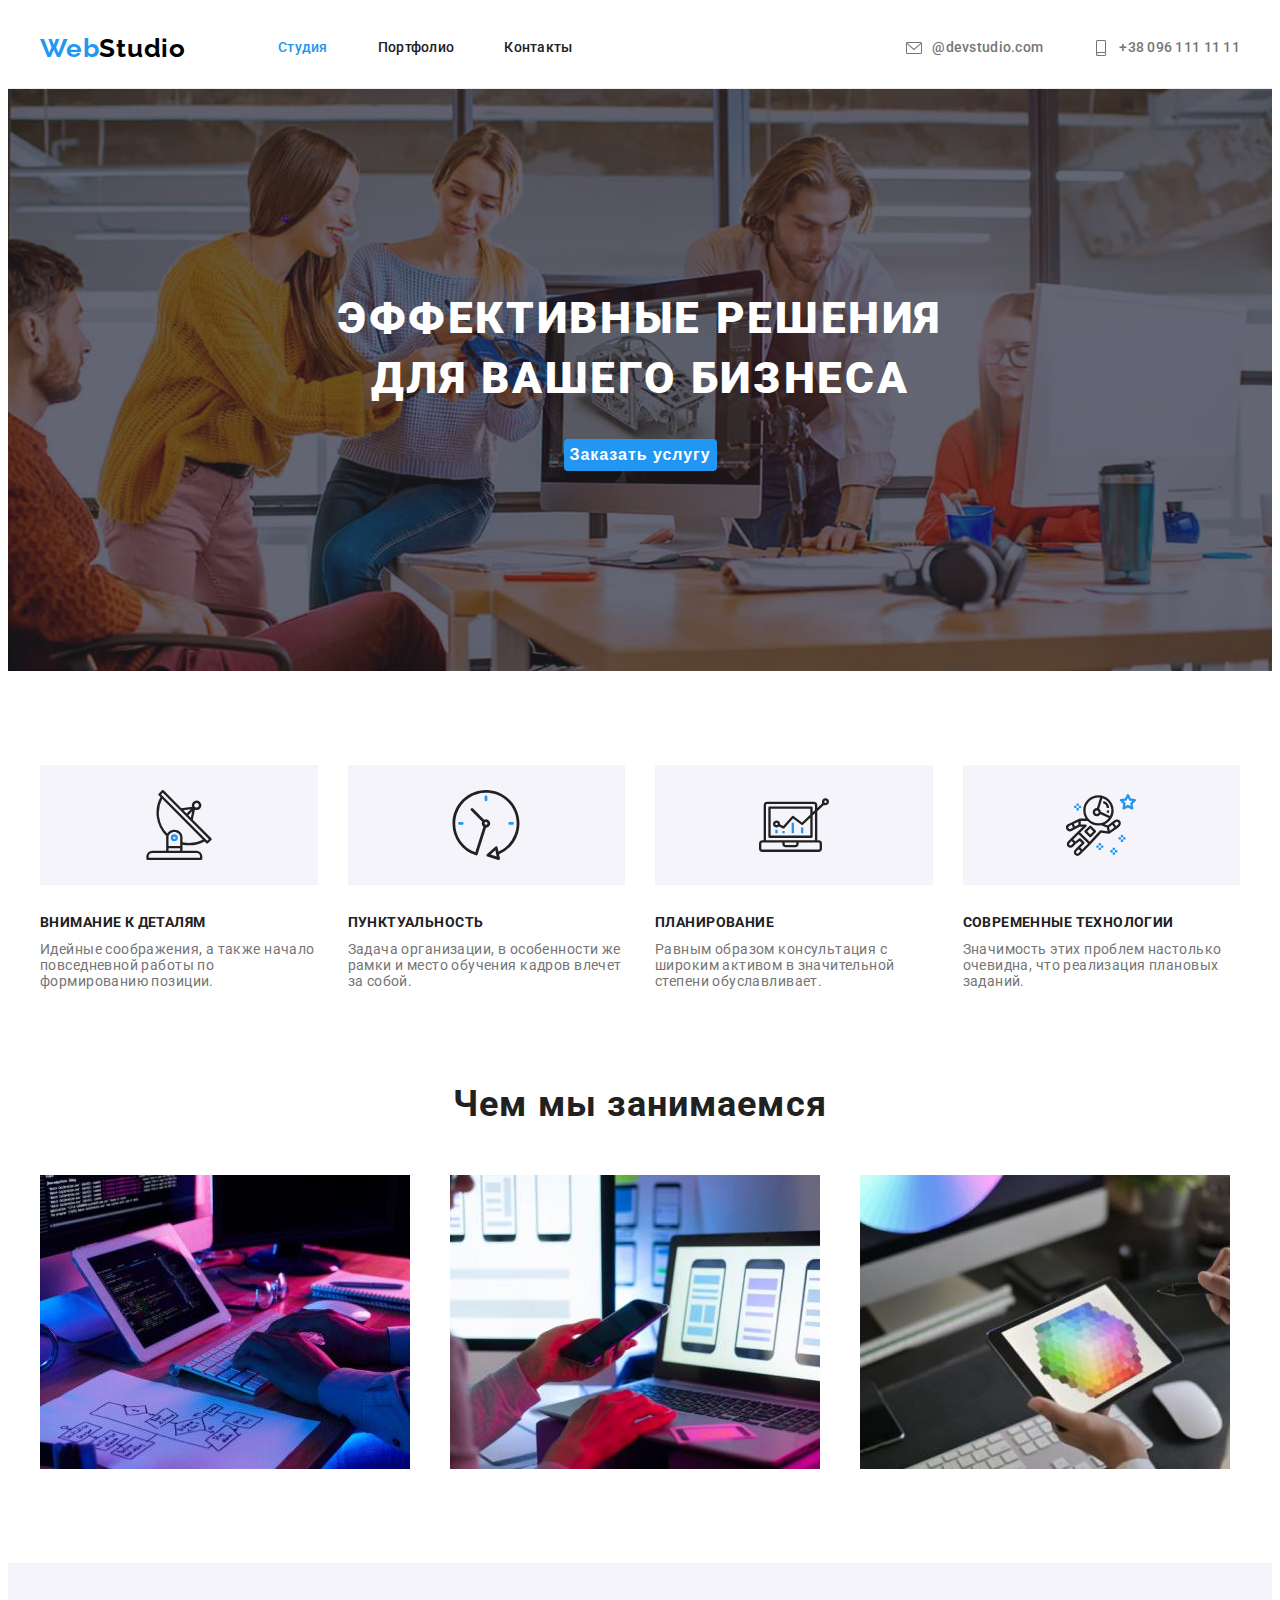
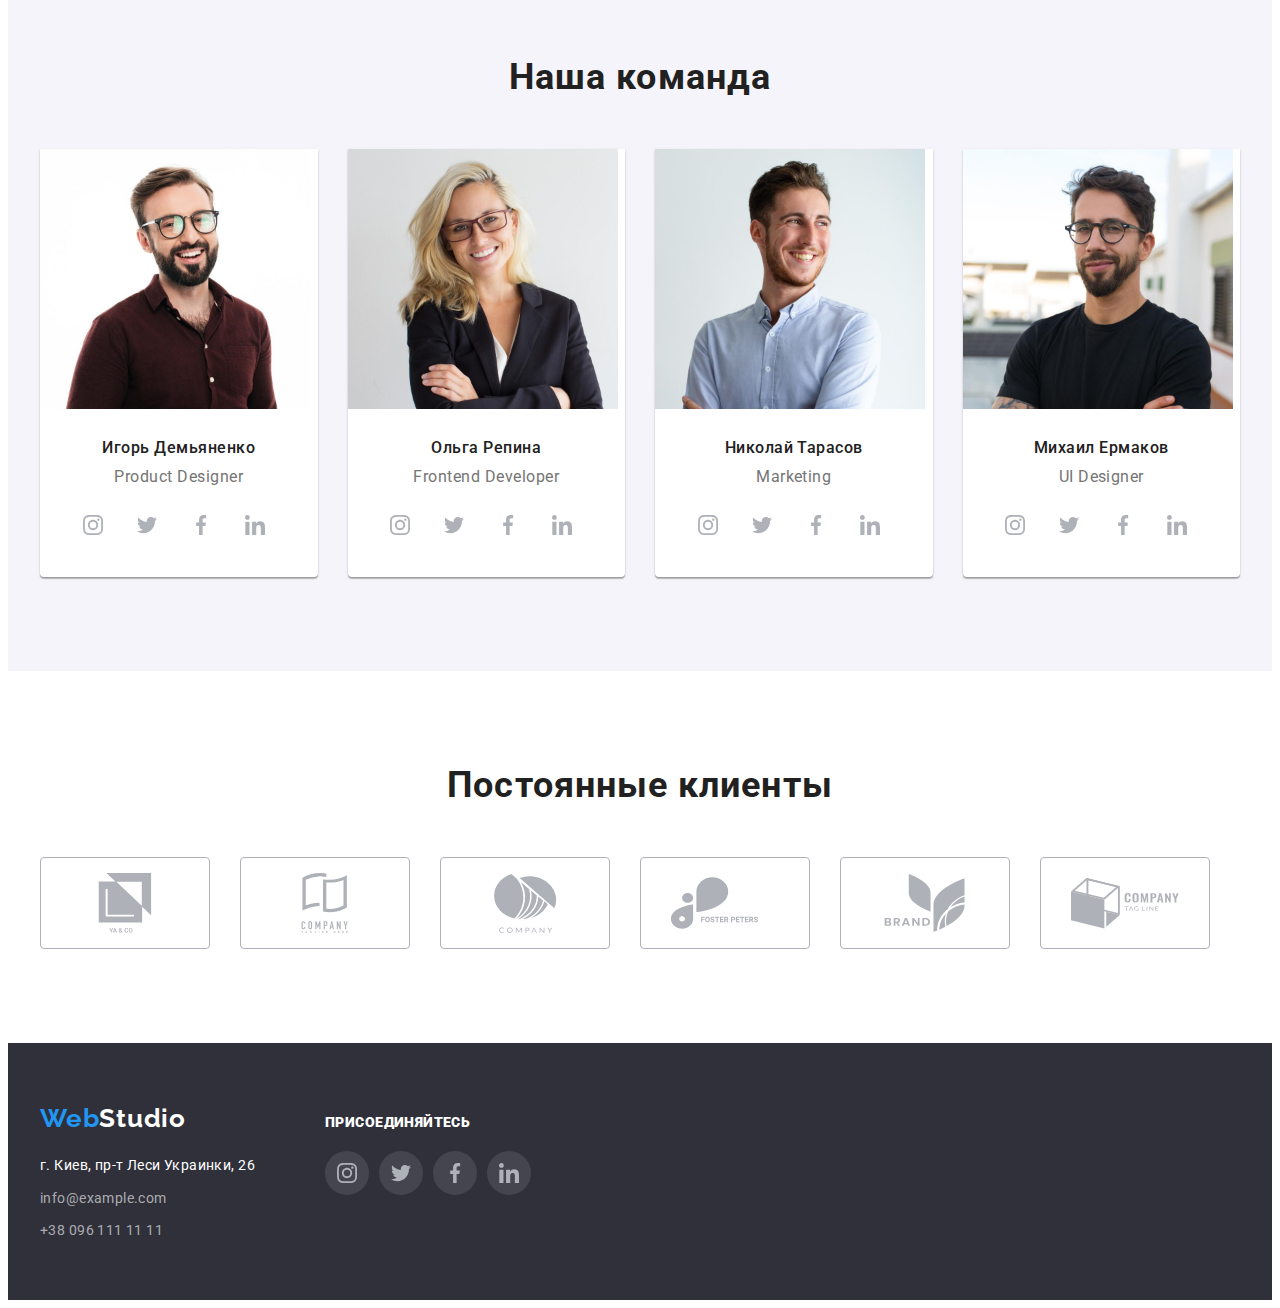
<file: index.html>
<!DOCTYPE html>
<html lang="ru">
<head>
    <meta charset="UTF-8">
    <meta http-equiv="X-UA-Compatible" content="IE=edge">
    <meta name="viewport" content="width=device-width, initial-scale=1.0">
    <title>Студия</title>
   
    <link rel="preconnect" href="https://fonts.googleapis.com">
    <link rel="preconnect" href="https://fonts.gstatic.com" crossorigin>
    <link href="https://fonts.googleapis.com/css2?family=Raleway:wght@700&family=Roboto:wght@400;500;700;900&display=swap"
        rel="stylesheet">
        <link rel="stylesheet" href="https://cdnjs.cloudflare.com/ajax/libs/modern-normalize/1.1.0/modern-normalize.min.css"
            integrity="sha512-wpPYUAdjBVSE4KJnH1VR1HeZfpl1ub8YT/NKx4PuQ5NmX2tKuGu6U/JRp5y+Y8XG2tV+wKQpNHVUX03MfMFn9Q=="
            crossorigin="anonymous" referrerpolicy="no-referrer" />
    <link rel="stylesheet" href="./css/styles.css" />
</head>
<body>
    <header class="header">
        <div class="container header-container">
            <nav class="header-nav"> 
                 <a href="" lang="en" class="header-logo link"><span class="logo-effect" >Web</span>Studio</a>
                    <ul class="header-nav list">
                        <li class="nav-item"><a href="" class="nav-link link active">Студия</a></li>
                        <li class="nav-item"><a href="./portfolio.html" class="nav-link link">Портфолио</a></li>
                        <li class="nav-item"><a href="" class="nav-link link">Контакты</a></li>
                    </ul>
            </nav>
            <ul class="header-contacts list">
                <li class="contacts-item ">
                    <a href="mailto:info@devstudio.com" class=" contacts-link link">
                        <svg class="contacts-icon"  width="16" height="16">
                            <use href="./images/icons.svg#icon-mail" ></use>
                        </svg>@devstudio.com
                    </a>
                </li>
                <li class="contacts-item">
                    <a href="tel:+380961111111" class="contacts-link link">
                        <svg class="contacts-icon" width="16" height="16">
                            <use href="./images/icons.svg#icon-phone"></use>
                        </svg>+38 096 111 11 11
                    </a>
                </li>    
            </ul>
        </div>
    </header>
    <main>
        <section class="hero">
            <div class="container">
                <h1 class="hero-title">Эффективные решения для вашего бизнеса</h1>
                <button type="button" class="hero-btn">Заказать услугу</button>
            </div>
        </section>
        <section class="advantage" >
            <div class="container">
                <h2 class="advantage-title visually-hidden">Наши преимущества</h2>
                    <ul class="advantage-list list">
                        <li class="advantage-item">
                            <div class="advantage-logo">
                                <svg class="logo-img">
                                    <use href="./images/icons.svg#icon-antenna">
                                </svg>
                            </div>
                            <h3 class="advantage-name">Внимание к деталям</h3>
                            <p class="advantage-text">Идейные соображения, а также начало повседневной работы по формированию позиции.</p>
                        </li>
                        <li class="advantage-item">
                            <div class="advantage-logo">
                                <svg class="logo-img">
                                    <use href="./images/icons.svg#icon-clock">
                                </svg>
                            </div>
                            <h3 class="advantage-name">Пунктуальность</h3>
                            <p class="advantage-text">Задача организации, в особенности же рамки и место обучения кадров влечет за собой.</p>
                        </li>
                        <li class="advantage-item">
                            <div class="advantage-logo">
                                <svg class="logo-img">
                                    <use href="./images/icons.svg#icon-diagram">
                                </svg>
                            </div>
                            <h3 class="advantage-name">Планирование</h3>
                            <p class="advantage-text">Равным образом консультация с широким активом в значительной степени обуславливает.</p>
                        </li>
                        <li class="advantage-item">
                            <div class="advantage-logo">
                                <svg class="logo-img">
                                    <use href="./images/icons.svg#icon-astronaut">
                                </svg>
                            </div>
                            <h3 class="advantage-name">Современные технологии</h3>
                            <p class="advantage-text">Значимость этих проблем настолько очевидна, что реализация плановых заданий.</p>
                        </li>
                  </ul>  
            </div>
        </section>
        <section class="services">
            <div class="container">
                <h2 class="services-title titles">Чем мы занимаемся</h2>
                <ul class="services-list">
                    <li class="services-item list"><img class="services-img" src="images/codding.jpg" alt="Пишем код" width="370" height="294"></li>
                    <li class="services-item list"><img class="services-img" src="images/multiplatforms.jpg" alt="Адаптируем под различные платформы" width="370" height="294"></li>
                    <li class="services-item list"><img class="services-img" src="images/design.jpg" alt="Делаем дизайн" width="370" height="294"></li>
                </ul>
            </div>
        </section>   
        <section class="team">
            <div class="container">
                <h2 class="team-title titles">Наша команда</h2>
                <ul class="team-list list">
                    <li class="team-item">
                        <img class="team-photo" src="images/igor.jpg" alt="Фото Игоря Демьяненко" width="270" height="260">
                        <div class="team-photo-description">
                            <h3 class="team-name">Игорь Демьяненко</h3>
                            <p class="team-text">Product Designer</p>
                            <ul class="team-social list social-list">
                                <li class="social-item">
                                    <a href="" class="social-link">
                                        <svg class="social-icon" width="20" height="20">
                                            <use href="./images/icons.svg#icon-instagram"></use>
                                        </svg>
                                    </a>
                                </li>
                                <li class="social-item">
                                    <a href="" class="social-link">
                                        <svg class="social-icon" width="20" height="20">
                                            <use href="./images/icons.svg#icon-twitter"></use>
                                        </svg>
                                    </a>
                                </li>
                                <li class="social-item">
                                    <a href="" class="social-link">
                                        <svg class="social-icon" width="20" height="20">
                                            <use href="./images/icons.svg#icon-facebook"></use>
                                        </svg>
                                    </a>
                                </li>
                                <li class="social-item">
                                    <a href="" class="social-link">
                                        <svg class="social-icon" width="20" height="20">
                                            <use href="./images/icons.svg#icon-linkedin"></use>
                                        </svg>
                                    </a>
                                </li>
                            </ul>
                        </div>
                    </li>
                    <li class="team-item">
                        <img class="team-photo" src="images/olga.jpg" alt="Фото Ольги Репиной" width="270" height="260">
                        <div class="team-photo-description">
                            <h3 class="team-name">Ольга Репина</h3>
                            <p class="team-text">Frontend Developer</p>
                             <ul class="team-social list social-list">
                                <li class="social-item">
                                    <a href="" class="social-link">
                                        <svg class="social-icon" width="20" height="20">
                                            <use href="./images/icons.svg#icon-instagram"></use>
                                        </svg>
                                    </a>
                                </li>
                                <li class="social-item">
                                    <a href="" class="social-link">
                                        <svg class="social-icon" width="20" height="20">
                                            <use href="./images/icons.svg#icon-twitter"></use>
                                        </svg>
                                    </a>
                                </li>
                                <li class="social-item">
                                    <a href="" class="social-link">
                                        <svg class="social-icon" width="20" height="20">
                                            <use href="./images/icons.svg#icon-facebook"></use>
                                        </svg>
                                    </a>
                                </li>
                                <li class="social-item">
                                    <a href="" class="social-link">
                                        <svg class="social-icon" width="20" height="20">
                                            <use href="./images/icons.svg#icon-linkedin"></use>
                                        </svg>
                                    </a>
                                </li>
                            </ul>

                        </div>
                    </li>
                    <li class="team-item">
                        <img class="team-photo" src="images/nikolai.jpg" alt="Фото Николая Тарасова" width="270" height="260">
                        <div class="team-photo-description">
                            <h3 class="team-name">Николай Тарасов</h3>
                            <p class="team-text">Marketing</p>
                            <ul class="team-social list social-list">
                                <li class="social-item">
                                    <a href="" class="social-link">
                                        <svg class="social-icon" width="20" height="20">
                                            <use href="./images/icons.svg#icon-instagram"></use>
                                        </svg>
                                    </a>
                                </li>
                                <li class="social-item">
                                    <a href="" class="social-link">
                                        <svg class="social-icon" width="20" height="20">
                                            <use href="./images/icons.svg#icon-twitter"></use>
                                        </svg>
                                    </a>
                                </li>
                                <li class="social-item">
                                    <a href="" class="social-link">
                                        <svg class="social-icon" width="20" height="20">
                                            <use href="./images/icons.svg#icon-facebook"></use>
                                        </svg>
                                    </a>
                                </li>
                                <li class="social-item">
                                    <a href="" class="social-link">
                                        <svg class="social-icon" width="20" height="20">
                                            <use href="./images/icons.svg#icon-linkedin"></use>
                                        </svg>
                                    </a>
                                </li>
                            </ul>
                        </div>
                    </li>
                    <li class="team-item">
                        <img class="team-photo" src="images/mihail.jpg" alt="Фото Михаила Ермакова" width="270" height="260">
                        <div class="team-photo-description">
                            <h3 class="team-name">Михаил Ермаков</h3>
                            <p class="team-text">UI Designer</p>
                            <ul class="team-social list social-list">
                                <li class="social-item">
                                    <a href="" class="social-link">
                                        <svg class="social-icon" width="20" height="20">
                                            <use href="./images/icons.svg#icon-instagram"></use>
                                        </svg>
                                    </a>
                                </li>
                                <li class="social-item">
                                    <a href="" class="social-link">
                                        <svg class="social-icon" width="20" height="20">
                                            <use href="./images/icons.svg#icon-twitter"></use>
                                        </svg>
                                    </a>
                                </li>
                                <li class="social-item">
                                    <a href="" class="social-link">
                                        <svg class="social-icon" width="20" height="20">
                                            <use href="./images/icons.svg#icon-facebook"></use>
                                        </svg>
                                    </a>
                                </li>
                                <li class="social-item">
                                    <a href="" class="social-link">
                                        <svg class="social-icon" width="20" height="20">
                                            <use href="./images/icons.svg#icon-linkedin"></use>
                                        </svg>
                                    </a>
                                </li>
                            </ul>
                        </div>
                    </li>
                </ul>
            </div>
        </section>
        <section class="clients">
            <div class="container">
                <h2 class="clients-title titles">Постоянные клиенты</h2>
                <ul class="clients-list list">
                    <li class="clients-item">
                        <a href="" class="clients-link">
                            <svg class="clients-icon" width="106px" height="60px">
                                <use href="./images/icons.svg#icon-logo-1" class="clients-logo"></use>
                            </svg>
                        </a>
                    </li>
                    <li class="clients-item">
                        <a href="" class="clients-link">
                            <svg class="clients-icon" width="106px" height="60px">
                                 <use href="./images/icons.svg#icon-logo-2" class="clients-logo"></use>
                            </svg>
                         </a>
                    </li>
                    <li class="clients-item">
                        <a href="" class="clients-link">
                            <svg class="clients-icon" width="106px" height="60px">
                                <use href="./images/icons.svg#icon-logo-3" class="clients-logo"></use>
                            </svg>
                        </a>
                    </li>
                    <li class="clients-item">
                        <a href="" class="clients-link">
                            <svg class="clients-icon" width="106px" height="60px">
                                <use href="./images/icons.svg#icon-logo-4" class="clients-logo"></use>
                            </svg>
                        </a>
                    </li>
                    <li class="clients-item">
                        <a href="" class="clients-link">
                            <svg class="clients-icon" width="106px" height="60px">
                                <use href="./images/icons.svg#icon-logo-5" class="clients-logo"></use>
                            </svg>
                        </a>
                    </li>
                    <li class="clients-item">
                        <a href="" class="clients-link">
                            <svg class="clients-icon" width="106px" height="60px">
                                 <use href="./images/icons.svg#icon-logo-6" class="clients-logo"></use>
                            </svg>
                        </a>
                    </li>                                                              
                </ul>
            </div>
        </section>          
 </main> 
    <footer class="footer">
        <div class="container">
            <div class="feedback">
                <div class="footer-item">
                <a href="" lang="en" class="footer-logo link">
                    <span class="logo-effect">Web</span>Studio
                </a>
                <address class="address">
                    <ul class="address-list list">
                        <li class="address-item"><a class="address-map link" href="https://goo.gl/maps/dPyyy7mNsQ9xPULU9" target="_blank" rel="noopener noreferrer">г. Киев, пр-т Леси Украинки, 26</a></li>
                        <li class="address-item"><a class="address-link link" href="mailto:info@example.com">info@example.com</a></li>
                        <li class="address-item"><a class="address-link link" href="tel:+380991111111">+38 096 111 11 11</a>
                    </ul>
                </address>
                </div>
                <div class="footer-item subscribe">
                    <h3 class="subscribe-title">Присоединяйтесь</h3>
                    <ul class="subscribe-social list social-list">
                        <li class="social-item">
                            <a href="" class="social-link subscribe-link">
                                <svg class="social-icon subscribe-icon" width="20" height="20">
                                    <use href="./images/icons.svg#icon-instagram"></use>
                                </svg>
                            </a>
                        </li>
                        <li class="social-item">
                            <a href="" class="social-link subscribe-link">
                                <svg class="social-icon subscribe-icon" width="20" height="20">
                                    <use href="./images/icons.svg#icon-twitter"></use>
                                </svg>
                            </a>
                        </li>
                        <li class="social-item">
                            <a href="" class="social-link subscribe-link">
                                <svg class="social-icon subscribe-icon" width="20" height="20">
                                    <use href="./images/icons.svg#icon-facebook"></use>
                                </svg>
                            </a>
                        </li>
                        <li class="social-item">
                            <a href="" class="social-link subscribe-link">
                                <svg class="social-icon subscribe-icon" width="20" height="20">
                                    <use href="./images/icons.svg#icon-linkedin"></use>
                                </svg>
                            </a>
                        </li>
                    </ul>
                </div>
            </div>
        </div>    
    </footer>
</body>
</html>
</file>
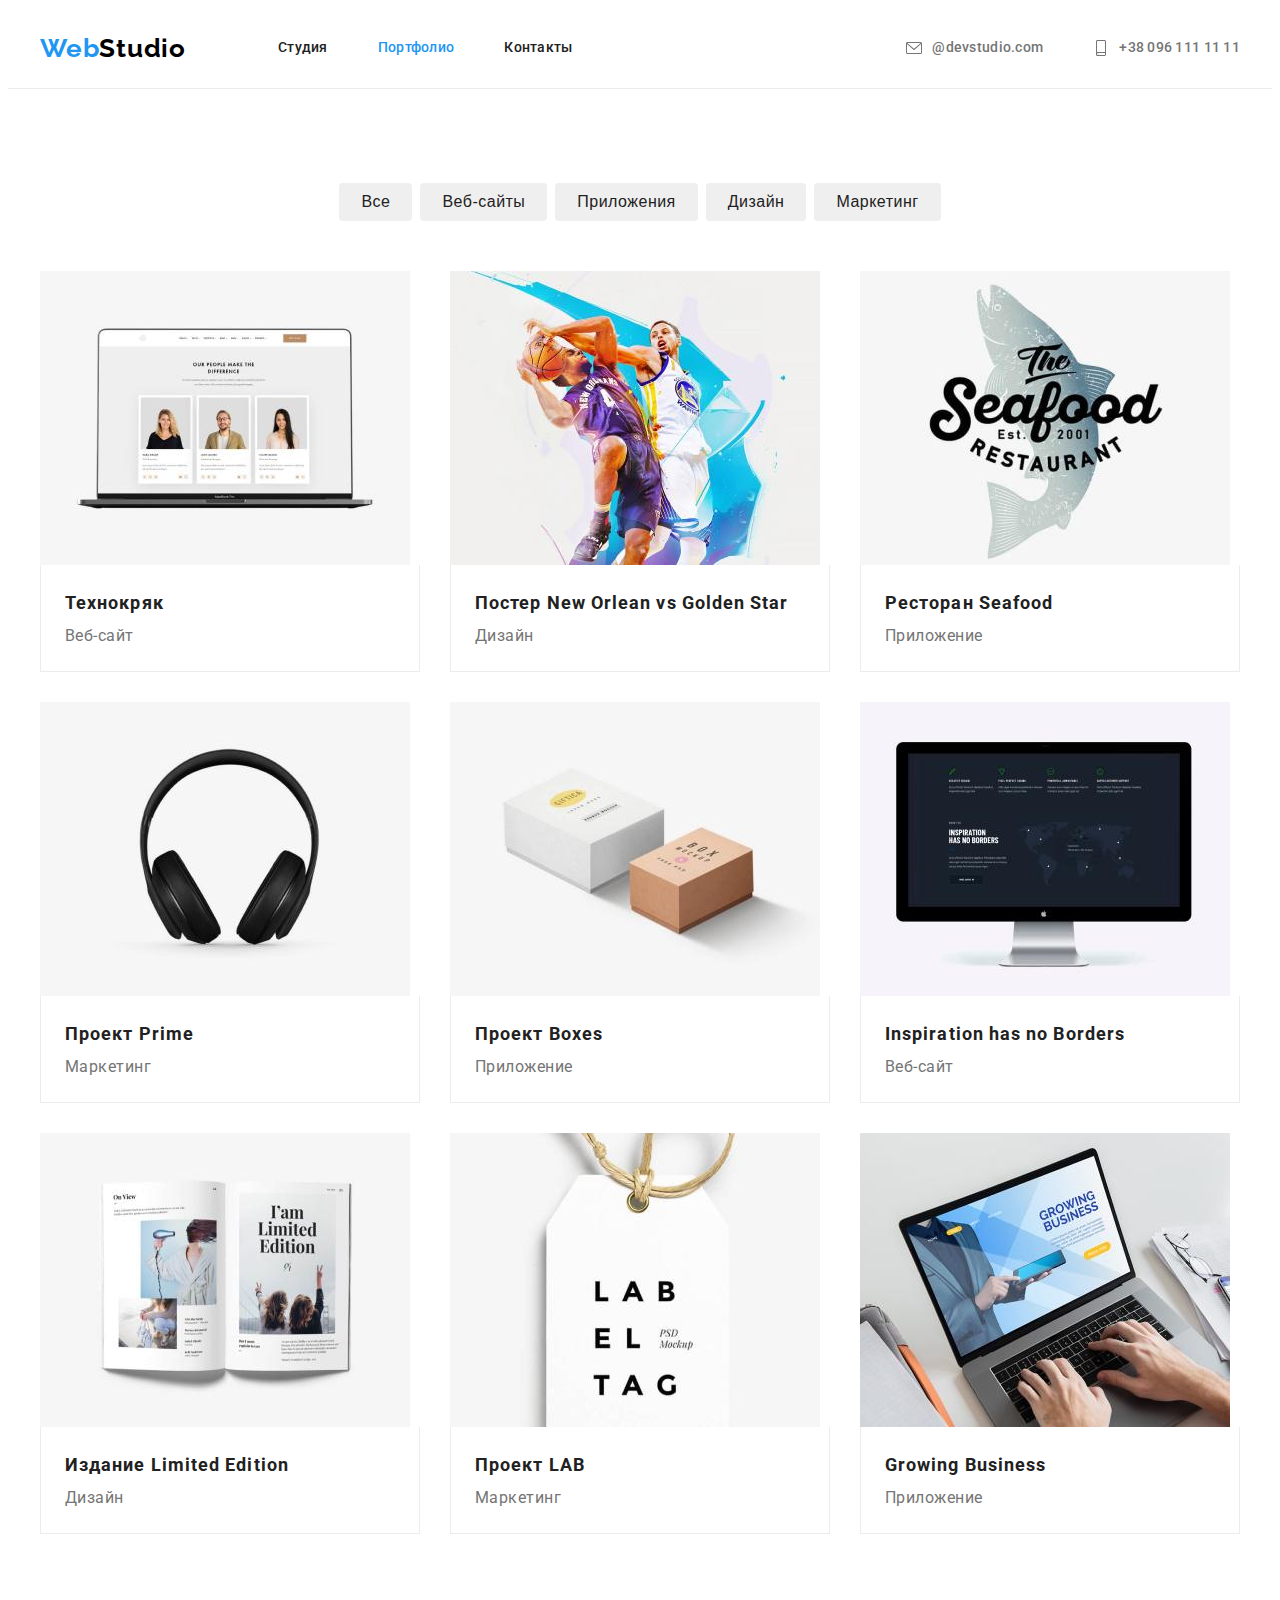
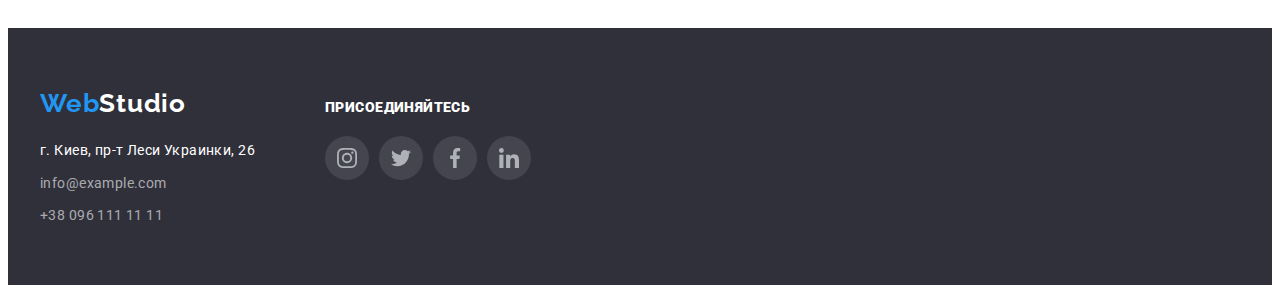
<file: portfolio.html>
<!DOCTYPE html>
<html lang="ru">
  <head>
    <meta charset="UTF-8" />
    <meta http-equiv="X-UA-Compatible" content="IE=edge" />
    <meta name="viewport" content="width=device-width, initial-scale=1.0" />
    <title>Портфолио</title>

    <link rel="preconnect" href="https://fonts.googleapis.com" />
    <link rel="preconnect" href="https://fonts.gstatic.com" crossorigin />
    <link
      href="https://fonts.googleapis.com/css2?family=Raleway:wght@700&family=Roboto:wght@400;500;700;900&display=swap"
      rel="stylesheet"
    />
    <link
      rel="stylesheet"
      href="https://cdnjs.cloudflare.com/ajax/libs/modern-normalize/1.1.0/modern-normalize.min.css"
      integrity="sha512-wpPYUAdjBVSE4KJnH1VR1HeZfpl1ub8YT/NKx4PuQ5NmX2tKuGu6U/JRp5y+Y8XG2tV+wKQpNHVUX03MfMFn9Q=="
      crossorigin="anonymous"
      referrerpolicy="no-referrer"
    />
    <link rel="stylesheet" href="./css/styles.css" />
  </head>

  <body>
    <header class="header">
      <div class="container header-container">
        <nav class="header-nav">
          <a href="" lang="en" class="header-logo link"
            ><span class="logo-effect">Web</span>Studio</a
          >
          <ul class="header-nav list">
            <li class="nav-item">
              <a href="./index.html" class="nav-link link">Студия</a>
            </li>
            <li class="nav-item">
              <a href="" class="nav-link link active">Портфолио</a>
            </li>
            <li class="nav-item">
              <a href="" class="nav-link link">Контакты</a>
            </li>
          </ul>
        </nav>
        <ul class="header-contacts list">
          <li class="contacts-item">
            <a href="mailto:info@devstudio.com" class="contacts-link link">
              <svg class="contacts-icon" width="16" height="16">
                <use href="./images/icons.svg#icon-mail"></use></svg
              >@devstudio.com
            </a>
          </li>
          <li class="contacts-item">
            <a href="tel:+380961111111" class="contacts-link link">
              <svg class="contacts-icon" width="16" height="16">
                <use href="./images/icons.svg#icon-phone"></use></svg
              >+38 096 111 11 11
            </a>
          </li>
        </ul>
      </div>
    </header>
    <main>
      <section class="portfolio">
        <div class="container">
          <h2 class="visually-hidden">Портфолио</h2>
          <ul class="portfolio-filter list">
            <li class="filter-item">
              <button class="filter-btn" type="button">Все</button>
            </li>
            <li class="filter-item">
              <button class="filter-btn" type="button">Веб-сайты</button>
            </li>
            <li class="filter-item">
              <button class="filter-btn" type="button">Приложения</button>
            </li>
            <li class="filter-item">
              <button class="filter-btn" type="button">Дизайн</button>
            </li>
            <li class="filter-item">
              <button class="filter-btn" type="button">Маркетинг</button>
            </li>
          </ul>
          <ul class="project-list">
            <li class="project-item list">
              <a href="" class="project-link link">
                <img
                  class="project-img"
                  src="./images/tehnokrak.jpg"
                  alt="Лаптоп с карточками на экране"
                  width="370"
                  height="294"
                />
                <div class="project-img-description">
                  <h3 class="project-title">Технокряк</h3>
                  <p class="project-text">Веб-сайт</p>
                </div>
              </a>
            </li>
            <li class="project-item list">
              <a href="" class="project-link link">
                <img
                  class="project-img"
                  src="./images/new-orlean.jpg"
                  alt="Постер New Orlean vs Golden Star"
                  width="370"
                  height="294"
                />
                <div class="project-img-description">
                  <h3 class="project-title">
                    Постер <span lang="en">New Orlean vs Golden Star</span>
                  </h3>
                  <p class="project-text">Дизайн</p>
                </div>
              </a>
            </li>
            <li class="project-item list">
              <a href="" class="project-link link">
                <img
                  class="project-img"
                  src="./images/seafood.jpg"
                  alt="Эмблема ресторана Seafood"
                  width="370"
                  height="294"
                />
                <div class="project-img-description">
                  <h3 class="project-title">
                    Ресторан <span lang="en">Seafood</span>
                  </h3>
                  <p class="project-text">Приложение</p>
                </div>
              </a>
            </li>
            <li class="project-item list">
              <a href="" class="project-link link">
                <img
                  class="project-img"
                  src="./images/prime.jpg"
                  alt="Черные наушники"
                  width="370"
                  height="294"
                />
                <div class="project-img-description">
                  <h3 class="project-title">
                    Проект <span lang="en">Prime</span>
                  </h3>
                  <p class="project-text">Маркетинг</p>
                </div>
              </a>
            </li>
            <li class="project-item list">
              <a href="" class="project-link link">
                <img
                  class="project-img"
                  src="./images/boxes.jpg"
                  alt="Коробки"
                  width="370"
                  height="294"
                />
                <div class="project-img-description">
                  <h3 class="project-title">
                    Проект <span lang="en">Boxes</span>
                  </h3>
                  <p class="project-text">Приложение</p>
                </div>
              </a>
            </li>
            <li class="project-item list">
              <a href="" class="project-link link">
                <img
                  class="project-img"
                  src="./images/inspiration.jpg"
                  alt="Монитор с текстом на экране"
                  width="370"
                  height="294"
                />
                <div class="project-img-description">
                  <h3 class="project-title" lang="en">
                    Inspiration has no Borders
                  </h3>
                  <p class="project-text">Веб-сайт</p>
                </div>
              </a>
            </li>
            <li class="project-item list">
              <a href="" class="project-link link">
                <img
                  class="project-img"
                  src="./images/limited-edition.jpg"
                  alt="Разворот журнала Limited Edition"
                  width="370"
                  height="294"
                />
                <div class="project-img-description">
                  <h3 class="project-title">
                    Издание <span lang="en">Limited Edition</span>
                  </h3>
                  <p class="project-text">Дизайн</p>
                </div>
              </a>
            </li>
            <li class="project-item list">
              <a href="" class="project-link link">
                <img
                  class="project-img"
                  src="./images/lab.jpg"
                  alt="Бирка с надписью LAB EL TAG"
                  width="370"
                  height="294"
                />
                <div class="project-img-description">
                  <h3 class="project-title">
                    Проект <span lang="en">LAB</span>
                  </h3>
                  <p class="project-text">Маркетинг</p>
                </div>
              </a>
            </li>
            <li class="project-item list">
              <a href="" class="project-link link">
                <img
                  class="project-img"
                  src="./images/business.jpg"
                  alt="Руки на клавиатуре ноутбука"
                  width="370"
                  height="294"
                />
                <div class="project-img-description">
                  <h3 class="project-title" lang="en">Growing Business</h3>
                  <p class="project-text">Приложение</p>
                </div>
              </a>
            </li>
          </ul>
        </div>
      </section>
    </main>
    <footer class="footer">
      <div class="container">
        <div class="feedback">
          <div class="footer-item">
            <a href="" lang="en" class="footer-logo link">
              <span class="logo-effect">Web</span>Studio
            </a>
            <address class="address">
              <ul class="address-list list">
                <li class="address-item">
                  <a
                    class="address-map link"
                    href="https://goo.gl/maps/dPyyy7mNsQ9xPULU9"
                    target="_blank"
                    rel="noopener noreferrer"
                    >г. Киев, пр-т Леси Украинки, 26</a
                  >
                </li>
                <li class="address-item">
                  <a class="address-link link" href="mailto:info@example.com"
                    >info@example.com</a
                  >
                </li>
                <li class="address-item">
                  <a class="address-link link" href="tel:+380991111111"
                    >+38 096 111 11 11</a
                  >
                </li>
              </ul>
            </address>
          </div>
          <div class="footer-item subscribe">
            <h3 class="subscribe-title">Присоединяйтесь</h3>
            <ul class="subscribe-social list social-list">
              <li class="social-item">
                <a href="" class="social-link subscribe-link">
                  <svg
                    class="social-icon subscribe-icon"
                    width="20"
                    height="20"
                  >
                    <use href="./images/icons.svg#icon-instagram"></use>
                  </svg>
                </a>
              </li>
              <li class="social-item">
                <a href="" class="social-link subscribe-link">
                  <svg
                    class="social-icon subscribe-icon"
                    width="20"
                    height="20"
                  >
                    <use href="./images/icons.svg#icon-twitter"></use>
                  </svg>
                </a>
              </li>
              <li class="social-item">
                <a href="" class="social-link subscribe-link">
                  <svg
                    class="social-icon subscribe-icon"
                    width="20"
                    height="20"
                  >
                    <use href="./images/icons.svg#icon-facebook"></use>
                  </svg>
                </a>
              </li>
              <li class="social-item">
                <a href="" class="social-link subscribe-link">
                  <svg
                    class="social-icon subscribe-icon"
                    width="20"
                    height="20"
                  >
                    <use href="./images/icons.svg#icon-linkedin"></use>
                  </svg>
                </a>
              </li>
            </ul>
          </div>
        </div>
      </div>
    </footer>
  </body>
</html>
</file>
<file: css/styles.css>
:root {
  --primary-page-color: #757575
  --primary-logo-color: #000000;
  --secondary-logo-color: #ffffff;
  --header-text-color: #212121;
  --effects-color: #2196f3;
  --header-contact-color: #757575;
  --primary-title-color: #ffffff;
  --header-text-color: #212121;
  --secondary-title-color: #212121;
  --button-secondary-color: #ffffff;
  --button-primary-color: #212121;
  --text-color: #757575;
  --footer-text-color: #ffffff;
  --footer-contact-color: rgba(255, 255, 255, 0.6);
  --primary-background-color: #2F303A;
  --secondary-background-color: #F5F4FA;
  --social-team-color: #AFB1B8;
  --social-footer-color: #ffffff;
}

p, h1, h2, h3, h4, h5, h6 {
  margin: 0
}
 ul {
   margin: 0;
   padding: 0;
 }
button {
  cursor: pointer;
}
body {
  font-family: "Roboto", sans-serif;
  color: var(--primary-page-color)
}
.container {
  width: 1200px;
  padding-left: 15px;
  padding-right: 15px;
  margin: 0 auto;
}
.list {
  list-style: none;
}
.link {
  text-decoration: none;
}

/* ------------------------------header------------------------- */

.header-container {
  display: flex;
  align-items: center;
}
.header {
  /* padding-top: 24px;
  padding-bottom: 24px; */
  border-bottom: 1px solid #ECECEC;
}
.header-nav{
  display: flex;
}
.header-logo {
  margin-right: 92px;
  font-family: "Raleway";
  font-weight: 700;
  font-size: 26px;
  line-height: 1.19;
  letter-spacing: 0.03em;
  color: var(--primary-logo-color);
}
.logo-effect {
  color: var(--effects-color);

}
.header-nav {
  display: flex;
  align-items: center;
  font-weight: 500;
  font-size: 14px;
  line-height: 1.14;
  letter-spacing: 0.02em;
}

.nav-item:not(:last-child) {
  margin-right: 50px;
}
.nav-link {
  padding-top: 32px;
  padding-bottom: 32px;
  color: var(--header-text-color);
}
.nav-link:hover,
.nav-link:focus {
  color: var(--effects-color);
}
.active {color: var(--effects-color);}

.header-contacts,
.header-contacts .contacts-item {
  display: flex;
  margin-left: auto;
  align-items: center;
  color: var(--header-contact-color);
  vertical-align: baseline;
}

.contacts-item:not(:last-child) {
  margin-right: 50px;
}

.contacts-link {
  display: flex;
  fill:var(--header-contact-color);
  vertical-align: middle;
  font-weight: 500;
  font-size: 14px;
  line-height: 1.14;
  letter-spacing: 0.02em;
  color: var(--header-contact-color);
  padding-top: 32px;
  padding-bottom: 32px;
}

.contacts-icon {
  margin-right: 10px;
}

.contacts-item .contacts-link:hover,
.contacts-item .contacts-link:focus {
  color:var(--effects-color);
  fill:var(--effects-color);
}

/* --------------------------------hero------------------------------ */
.hero {
  text-align: center;
  padding-top: 200px;
  padding-bottom: 200px;
  background-color: var(--primary-background-color);
  background-image:
  linear-gradient(rgba(47, 48, 58, 0.4), rgba(47, 48, 58, 0.4)),
   url(../images/hero-bg.jpg);
  background-repeat: no-repeat;
  background-size: cover;
  background-position: center;
}
.hero-title {
  width: 696px;
  margin: 0 auto;
  margin-bottom: 30px;
  font-weight: 900;
  font-size: 44px;
  line-height: 1.36;
  text-align: center;
  letter-spacing: 0.06em;
  text-transform: uppercase;
  color: var(--primary-title-color);
}
.hero-btn {
  font-weight: 700;
  font-size: 16px;
  line-height: 1.87;
  text-align: center;
  letter-spacing: 0.06em;
  color: var(--button-secondary-color);
  background-color: var(--effects-color);
  border: 0;
  border-radius: 4px;
}
.hero-btn:hover,
.hero-btn:focus
{color: var(--button-primary-color);
}

.visually-hidden {
  position: absolute;
  white-space: nowrap;
  width: 1px;
  height: 1px;
  overflow: hidden;
  border: 0;
  padding: 0;
  clip: rect(0 0 0 0);
  clip-path: inset(50%);
  margin: -1px;
}
/* -------------------------------advantage--------------------------- */
.advantage {
  padding-top: 94px;
}
.advantage-list {
  display: flex;
  margin-left: -30px;
  margin-top: -30px;
}
.advantage-item {
  flex-basis: calc(100% / 4 - 30px);
  margin-left: 30px;
  margin-top: 30px; 
}
.advantage-logo{
  display: flex;
  justify-content: center;
  align-items: center;
  height: 120px;
  background-color: var(--secondary-background-color);
  margin-bottom: 30px;
}
.logo-img {
  width: 70px;
  height: 70px;
  
}
.advantage-name {
  margin-bottom: 10px;
  font-weight: 700px;
  font-size: 14px;
  line-height: 1.14;
  letter-spacing: 0.03em;
  text-transform: uppercase;
  color: var(--secondary-title-color);
}
.advantage-text {
  font-size: 14px;
  line-height: 1.17;
  letter-spacing: 0.03em;
  color: var(--text-color);
}
/* ----------------------------------team------------------------ */
.team {
  padding-top: 94px;
  padding-bottom: 94px;
  background-color: var(--secondary-background-color);
}
.team-title {
  margin-bottom: 50px;
}
.titles {
  font-weight: 700;
  font-size: 36px;
  line-height: 1.16;
  text-align: center;
  letter-spacing: 0.03em;
  color: var(--secondary-title-color);
}
.team-name {
  margin-bottom: 10px;
  font-weight: 500;
  font-size: 16px;
  line-height: 1.18;
  text-align: center;
  letter-spacing: 0.03em;
  color: var(--secondary-title-color);
}
.team-text {
  font-size: 16px;
  line-height: 1.18;
  text-align: center;
  letter-spacing: 0.03em;
  color: var(--text-color);
  margin-bottom: 16px;
}

.team-list {
  display: flex;
  margin-left: -30px;
  margin-top: -30px;
}
.team-item {
  flex-basis: calc(100% / 4 - 30px);
  margin-left: 30px;
  margin-top: 30px;
  background: #FFFFFF;
  box-shadow: 0px 1px 3px rgba(0, 0, 0, 0.12), 0px 1px 1px rgba(0, 0, 0, 0.14), 0px 2px 1px rgba(0, 0, 0, 0.2);
  border-radius: 0px 0px 4px 4px;

}
.team-photo {
  display: block; 
}
.team-photo-description {
  padding-top: 30px;
  padding-bottom: 30px;
}

.social-list {
  display: flex;
  justify-content: center;
}
.social-item {
  width: 44px;
  height: 44px;
}
.social-item:not(last-child) {
  margin-right: 10px;
}
.social-icon {
  fill: var(--social-team-color);
}

.social-link {
  width: 100%;
  height: 100%;
  display: flex;
  align-items: center;
  justify-content: center;
}
.social-link:hover,
.social-link:focus {
  background-color: var(--effects-color);
  border-radius: 50%;
}
.social-link:hover .social-icon,
.social-link:focus .social-icon {
  fill: var(--social-footer-color);
    
}
/* --------------------services---------------- */
.services {
  padding-top: 94px;
  padding-bottom: 94px;
}
.services-title {
  margin-bottom: 50px;
}
.services-list {
  display: flex;
  margin-left: -30px;
  margin-top: -30px;
}
.services-item {
  flex-basis: calc(100% / 3 - 30px);
  margin-left: 30px;
  margin-top: 30px;
}
.services-img {
  display: block;
}
/* ---------------clients--------------------------------- */
.clients {
  padding-top: 94px;
  padding-bottom: 94px;
}
.clients-title {
  margin-bottom: 50px;
}
.clients-list {
  display: flex;
}
.clients-item:not(:last-child) {
  margin-right: 30px;
}

.clients-link {
  display: flex;
  justify-content: center;
  align-items: center;
  height: 120px;
  width: 170px;
  height: 92px;
  border: 1px solid var(--social-team-color);
  box-sizing: border-box;
  border-radius: 4px;
}
.clients-icon {
  fill:var(--social-team-color);
  width: 108px;
  height: 60px;
}

.clients-link:hover,
.clients-link:focus {
  border-color: var(--effects-color);
}
.clients-link:hover .clients-icon,
.clients-link:focus .clients-icon{
  
  fill: var(--effects-color);
}
/* --------------------------footer---------------------------------- */
.footer {
  padding-top: 60px;
  padding-bottom: 57px;
  background-color: var(--primary-background-color);
}
.feedback {
  display: flex;
}
.footer-item:not(:last-child) {
  margin-right: 70px;
}
.footer-logo  {
  display: inline-block;
  margin-bottom: 20px; 
  font-family: "Raleway";
  font-weight: 700;
  font-size: 26px;
  line-height: 1.19;
  letter-spacing: 0.03em;
  color: var(--secondary-logo-color);
}
.logo-effect {
  color: var(--effects-color);
}

.address-item:not(:last-child){
  margin-bottom: 9px;
}

.address-map {
  font-style: normal;
  font-size: 14px;
  line-height: 1.71;
  letter-spacing: 0.03em;
  color: var(--footer-text-color);
}
.address-link {
  font-style: normal;
  font-size: 14px;
  line-height: 1.71;
  letter-spacing: 0.03em;
  color: var(--footer-contact-color);
}
.address-map:focus,
.address-map:hover,
.address-link:focus,
.address-link:hover {
  color: var(--effects-color);
}

.subscribe {
  margin-top: 12px;
}
.subscribe-title {
  font-weight: 900;
  font-size: 14px;
  line-height: 1.14;
  letter-spacing: 0.03em;
  text-transform: uppercase;
  color:var(--footer-text-color);
  margin-bottom: 20px;
}

.subscribe-link {
  background-color: rgba(255, 255, 255, 0.1);
  border-radius: 50%;
  fill:var(--social-footer-color);
}
/* ----------------------------------portfolio------------------------ */
.portfolio {
  padding-top: 94px;
  padding-bottom: 94px;
}
.portfolio-filter{
  display: flex;
  margin-bottom: 50px;
  justify-content: center;
}
.filter-item:not(:last-child) {
  margin-right: 8px;
}
.filter-btn {
  padding: 6px 22px;
  font-weight: 500;
  font-size: 16px;
  line-height: 1.62;
  text-align: center;
  letter-spacing: 0.03em;
  color: var(--button-primary-color);
  border: 0;
  border-radius:  4px;
}
.filter-btn:focus,
.filter-btn:hover
{color: var(--button-secondary-color);
  background-color: var(--effects-color);
  box-shadow: 0px 1px 3px rgba(0, 0, 0, 0.12), 0px 1px 1px rgba(0, 0, 0, 0.14), 0px 2px 1px rgba(0, 0, 0, 0.2);
  
}
.project-list {
  display: flex;
  flex-wrap: wrap;
  margin-left: -30px;
  margin-top: -30px;;
}
.project-item {
  flex-basis: calc(100% / 3 - 30px);
  margin-left: 30px;
  margin-top: 30px; 
} 

.project-link {
  display: block;
}
.project-link:hover,
.project-link:focus {
   box-shadow: 0px 4px 4px rgba(0, 0, 0, 0.25);

}
.project-img {
  display: block;
}
.project-img-description {
  padding-top: 20px;
  padding-bottom: 20px;
  padding-left: 24px;
  padding-right: 23px;
  border: 1px solid #ECECEC;
  border-top: none;
}
.project-title {
  font-weight: 700;
  font-size: 18px;
  line-height: 2;
  letter-spacing: 0.06em;
  color: var(--secondary-title-color);
}
.project-text {
  font-size: 16px;
  line-height: 1.87;
  letter-spacing: 0.03em;
  color: var(--text-color)}
</file>
